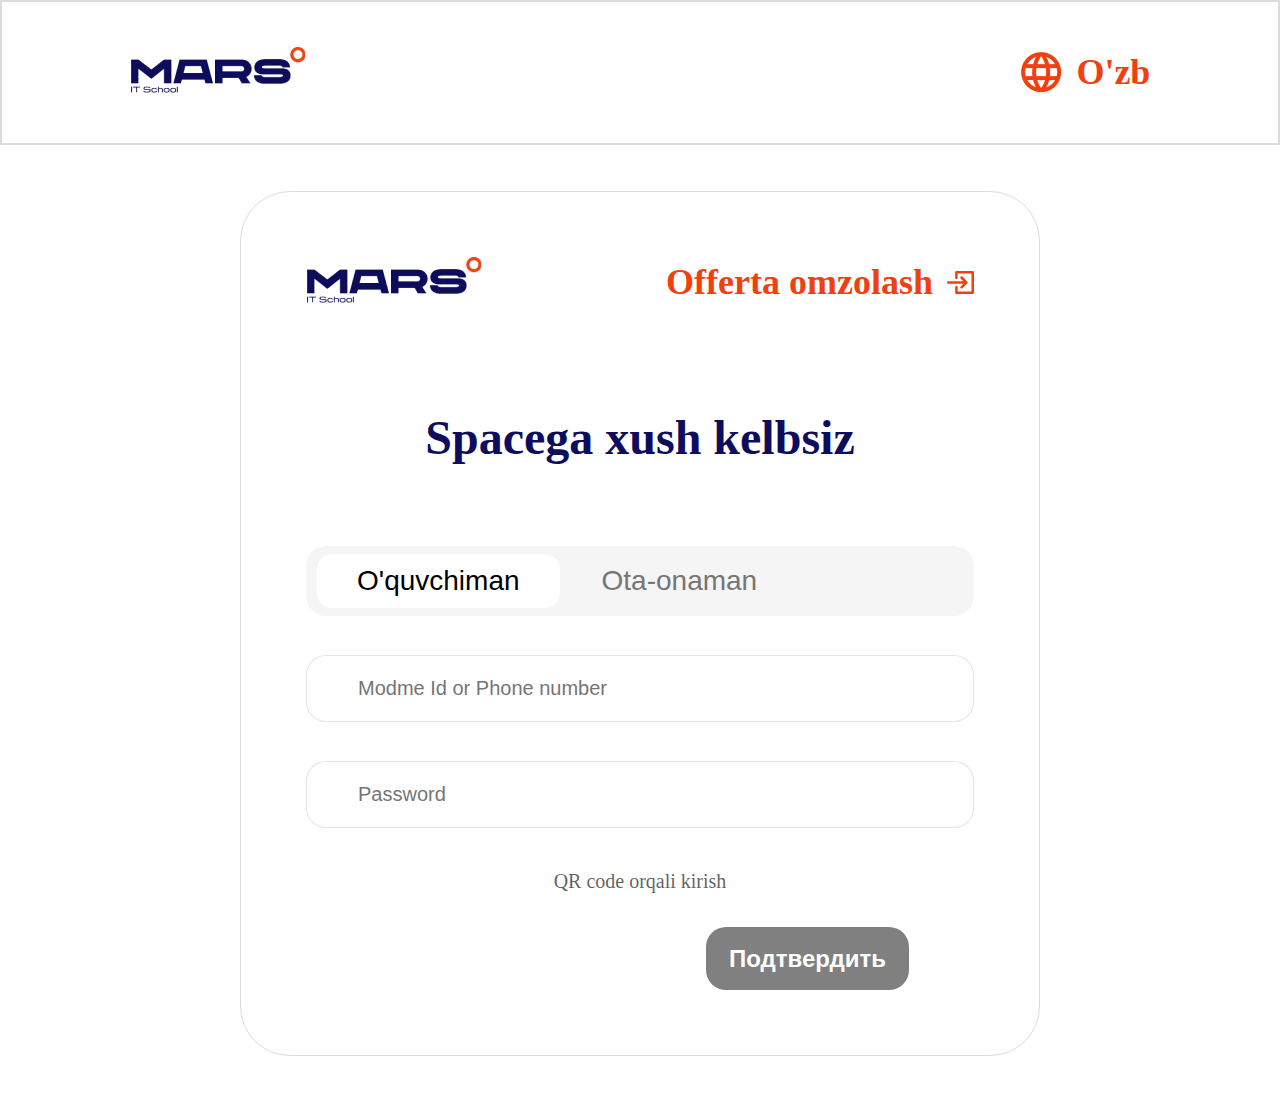
<file: index.html>
<!DOCTYPE html>
<html lang="en">

<head>
    <meta charset="UTF-8">
    <meta name="viewport" content="width=device-width, initial-scale=1.0">
    <title>in_crease</title>
</head>

<body>
    <link rel="stylesheet" href="style.css">
    <nav>

        <div class="container">
            <div class="row">


                <div class="logo">
                    <img src="./img/image 2 (1).png" alt="logo">
                </div>
                <div class="lang">
                    <img src="./img/Vector.png" alt="logo">
                    <span>O'zb</span>
                </div>

            </div>
        </div>
    </nav>


    <main>
        <form action="">
            <div class="container"></div>
            <div class="row form-row">

                <div class="logo">
                    <img class="form-logo" src="./img/image 2 (1).png" alt="logo">
                </div>
                <div class="lang">
                    <span>Offerta omzolash</span>
                    <img src="./img/Vector (1).png" alt="logo">
                </div>
            </div>
            <h1 class="form-title">Spacega xush kelbsiz </h1>
            <div class="btns">
                <button class="studnet-btn">O'quvchiman</button>
                <button class="parent-btn">Ota-onaman</button>
            </div>
            <input type="text" class="login" placeholder="Modme Id or Phone number">
            <input type="password" placeholder="Password" class="parol">
            <a href="#">QR code orqali kirish</a>
            <div class="row-footer">
                <div class="row-2">
                    <p class="validation"></p>
                    <button class="send-btn">Подтвердить</button>
                </div>
            </div>
            </div>
        </form>
    </main>

    <script src="main.js"></script>
</body>

</html>
</file>
<file: style.css>
*{
    margin: 0;
    padding: 0;
    box-sizing: border-box;
    }
    nav{
    padding: 45px 0;
    border: 2px solid #DEDBDB;
    }
    .container{
    width: 80%;
    margin: 0 auto;
    }
    .row{
    display: flex;
    justify-content: space-between;
    }
    .lang span{
    font-size: 36px;
    font-weight: 700;
    line-height: 43.57px;
    }
    .lang{
    display: flex;
    align-items: center;
    gap: 14px;
    }
    form{
    width: 800px;
    border: 1px solid #DEDBDB;
    border-radius: 50px;
    margin: 0 auto;
    margin-top: 46px;
    padding: 65px;
    }
    .form-nav-text{
    font-size: 24px;
    font-weight: 700;
    line-height: 29.05px;
    text-align: left;
    color: #F0400F;
    }
    .form-row{
    gap: 150px; 
    }
    #form-texts{
    gap: 5px;
    }
    .form-title{
    font-size: 48px;
    font-weight: 700;
    line-height: 58.09px;
    text-align: center;
    margin-top: 101px;
    color: #0e0d5d;
    }
    .btns{
    margin-top: 79px;
    margin-bottom: 39px;
    width: 100%;
    background-color: #f5f5f5;
    border-radius: 20px;
    padding: 8px 11px;
    display: flex;
    gap: 42px;
    }
    .studnet-btn{
    font-size: 28px;
    font-weight: 500;
    line-height: 33.89px;
    color: black;
    text-align: center;
    padding: 10px 40px;
    background-color: white;
    border-radius: 15px;
    border: none;
    }
    .parent-btn{
    background:none;
    border: none;
    font-size: 28px;
    font-weight: 500;
    line-height: 33.89px;
    color: #757575;
    }
    .login{
        border: 1px solid #75757530;
        padding: 21px 51px;
        width: 100%;
        border-radius: 20px;
        font-size: 20px;
        font-weight: 500;
        line-height: 20px;
        outline: none;
    }
    .logon::placeholder{
        font-size: 20px;
        font-weight: 500;
        line-height: 20px;
        border: 1px solid #75757530;
    }
    .parol{
    border: 1px solid #75757530;
    padding: 21px 51px;
    width: 100%;
    border-radius: 20px;
    font-size: 20px;
    font-weight: 500;
    line-height: 20px;
    margin-top: 39px;
    outline: none;
    }
    form a{
    text-align: center;
    font-size: 20px;
    font-weight: 500;
    line-height: 29.05px;
    text-decoration: none;
    color: #000000a3;
    margin-top: 39px;
    display: block;
    }
    .row-footer{
    display: flex;
    justify-content: space-between;
    }
    .send-btn{
        text-align: center;
        font-size: 24px;
        font-weight: 700;
        line-height: 29.05px;
        margin-top: 31px;
        padding: 17px 23px;
        color: white;
        background-color: grey;
        border: none;
        border-radius: 20px;
        margin-left: 400px;
    }
    main{
    padding-bottom: 52px;
    }
    span{
    color: #F0400F;
    }

    .show{
        background-color: #F0400F;
    }
</file>
